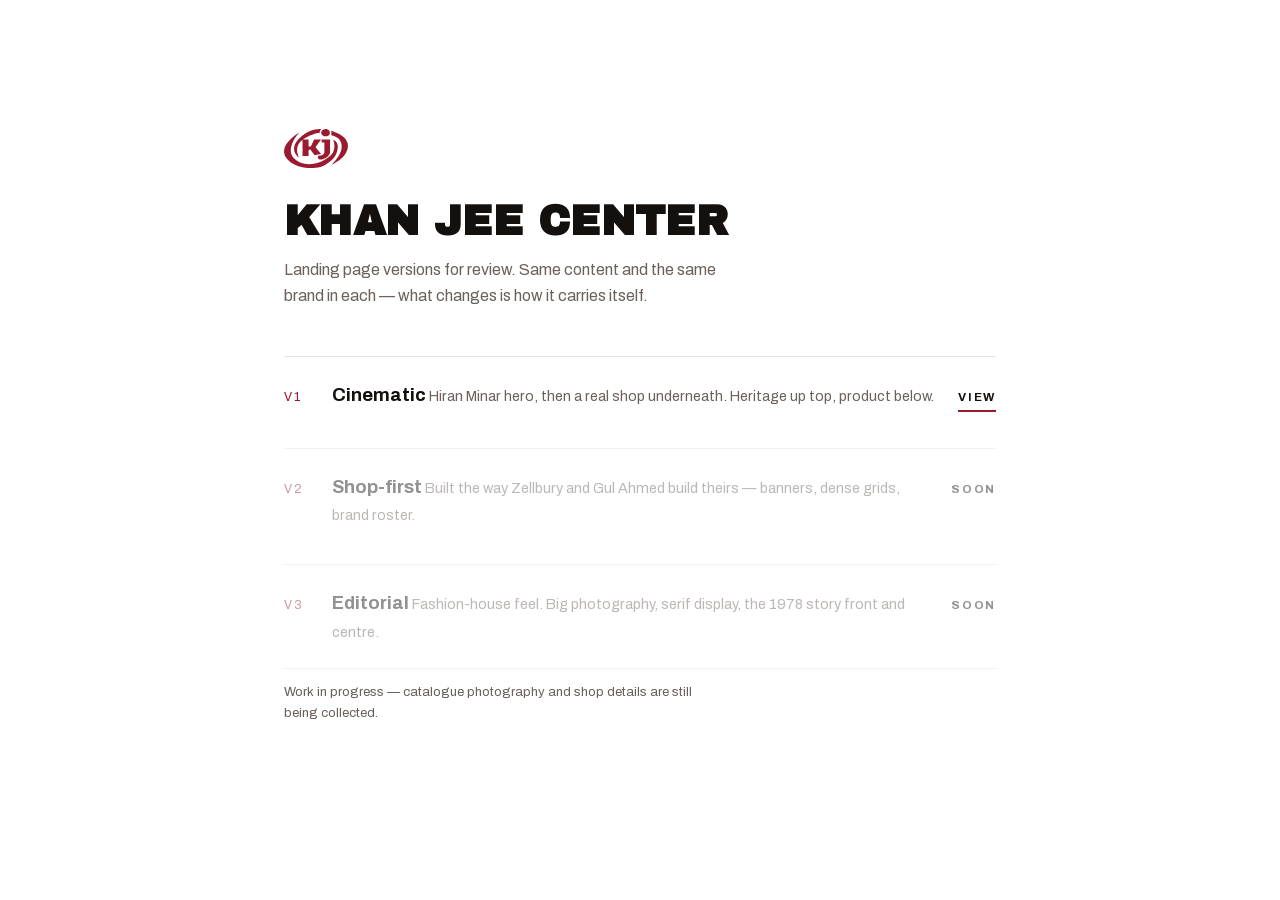
<file: index.html>
<!doctype html>
<html lang="en">
<head>
<meta charset="utf-8">
<meta name="viewport" content="width=device-width, initial-scale=1">
<title>Khan Jee Center — landing page versions</title>
<link rel="icon" type="image/svg+xml" href="assets/favicon.svg">
<link rel="stylesheet" href="assets/css/fonts.css">
<link rel="stylesheet" href="assets/css/tokens.css">
<link rel="stylesheet" href="assets/css/base.css">
<style>
  body { display: grid; place-items: center; min-height: 100svh; padding: var(--s6) 0; }
  .pick { width: 100%; max-width: 760px; padding-inline: var(--s5); }
  .pick > .mark { width: 64px; margin-bottom: var(--s5); }
  .pick h1 { font-family: var(--font-heavy); font-size: clamp(1.8rem,5vw,2.6rem); text-transform: uppercase; letter-spacing: .01em; }
  .pick > p { color: var(--muted); margin: var(--s3) 0 var(--s7); max-width: 52ch; }
  .vs { display: grid; gap: var(--s3); }
  .v {
    display: flex; align-items: baseline; gap: var(--s5);
    padding: var(--s5) 0; border-top: 1px solid var(--line);
    text-decoration: none; color: inherit;
  }
  .v:last-child { border-bottom: 1px solid var(--line); }
  .v__n { font-family: var(--font-mono); font-size: .78rem; letter-spacing: .18em; color: var(--red); flex: none; width: 3ch; }
  .v__b { flex: 1; min-width: 0; }
  .v__t { font-size: 1.15rem; font-weight: 700; }
  .v__d { font-size: .9rem; color: var(--muted); margin-top: 2px; }
  .v__go { font-size: .74rem; font-weight: 700; letter-spacing: .14em; text-transform: uppercase; flex: none; }
  .v[aria-disabled="true"] { pointer-events: none; opacity: .45; }
  .v:not([aria-disabled]) .v__go { border-bottom: 2px solid var(--red); padding-bottom: 3px; }
  .v:not([aria-disabled]):hover .v__t { color: var(--red); }
  .foot-note { margin-top: var(--s7); font-size: .82rem; color: var(--muted); }
</style>
</head>
<body>
<main class="pick">
  <span class="mark" aria-hidden="true"></span>
  <h1>Khan Jee Center</h1>
  <p>Landing page versions for review. Same content and the same brand in each &mdash;
     what changes is how it carries itself.</p>

  <div class="vs">
    <a class="v" href="v1/">
      <span class="v__n">V1</span>
      <span class="v__b">
        <span class="v__t">Cinematic</span>
        <span class="v__d">Hiran Minar hero, then a real shop underneath. Heritage up top, product below.</span>
      </span>
      <span class="v__go">View</span>
    </a>
    <a class="v" aria-disabled="true">
      <span class="v__n">V2</span>
      <span class="v__b">
        <span class="v__t">Shop-first</span>
        <span class="v__d">Built the way Zellbury and Gul Ahmed build theirs &mdash; banners, dense grids, brand roster.</span>
      </span>
      <span class="v__go">Soon</span>
    </a>
    <a class="v" aria-disabled="true">
      <span class="v__n">V3</span>
      <span class="v__b">
        <span class="v__t">Editorial</span>
        <span class="v__d">Fashion-house feel. Big photography, serif display, the 1978 story front and centre.</span>
      </span>
      <span class="v__go">Soon</span>
    </a>
  </div>

  <p class="foot-note">Work in progress &mdash; catalogue photography and shop details are still being collected.</p>
</main>
</body>
</html>
</file>
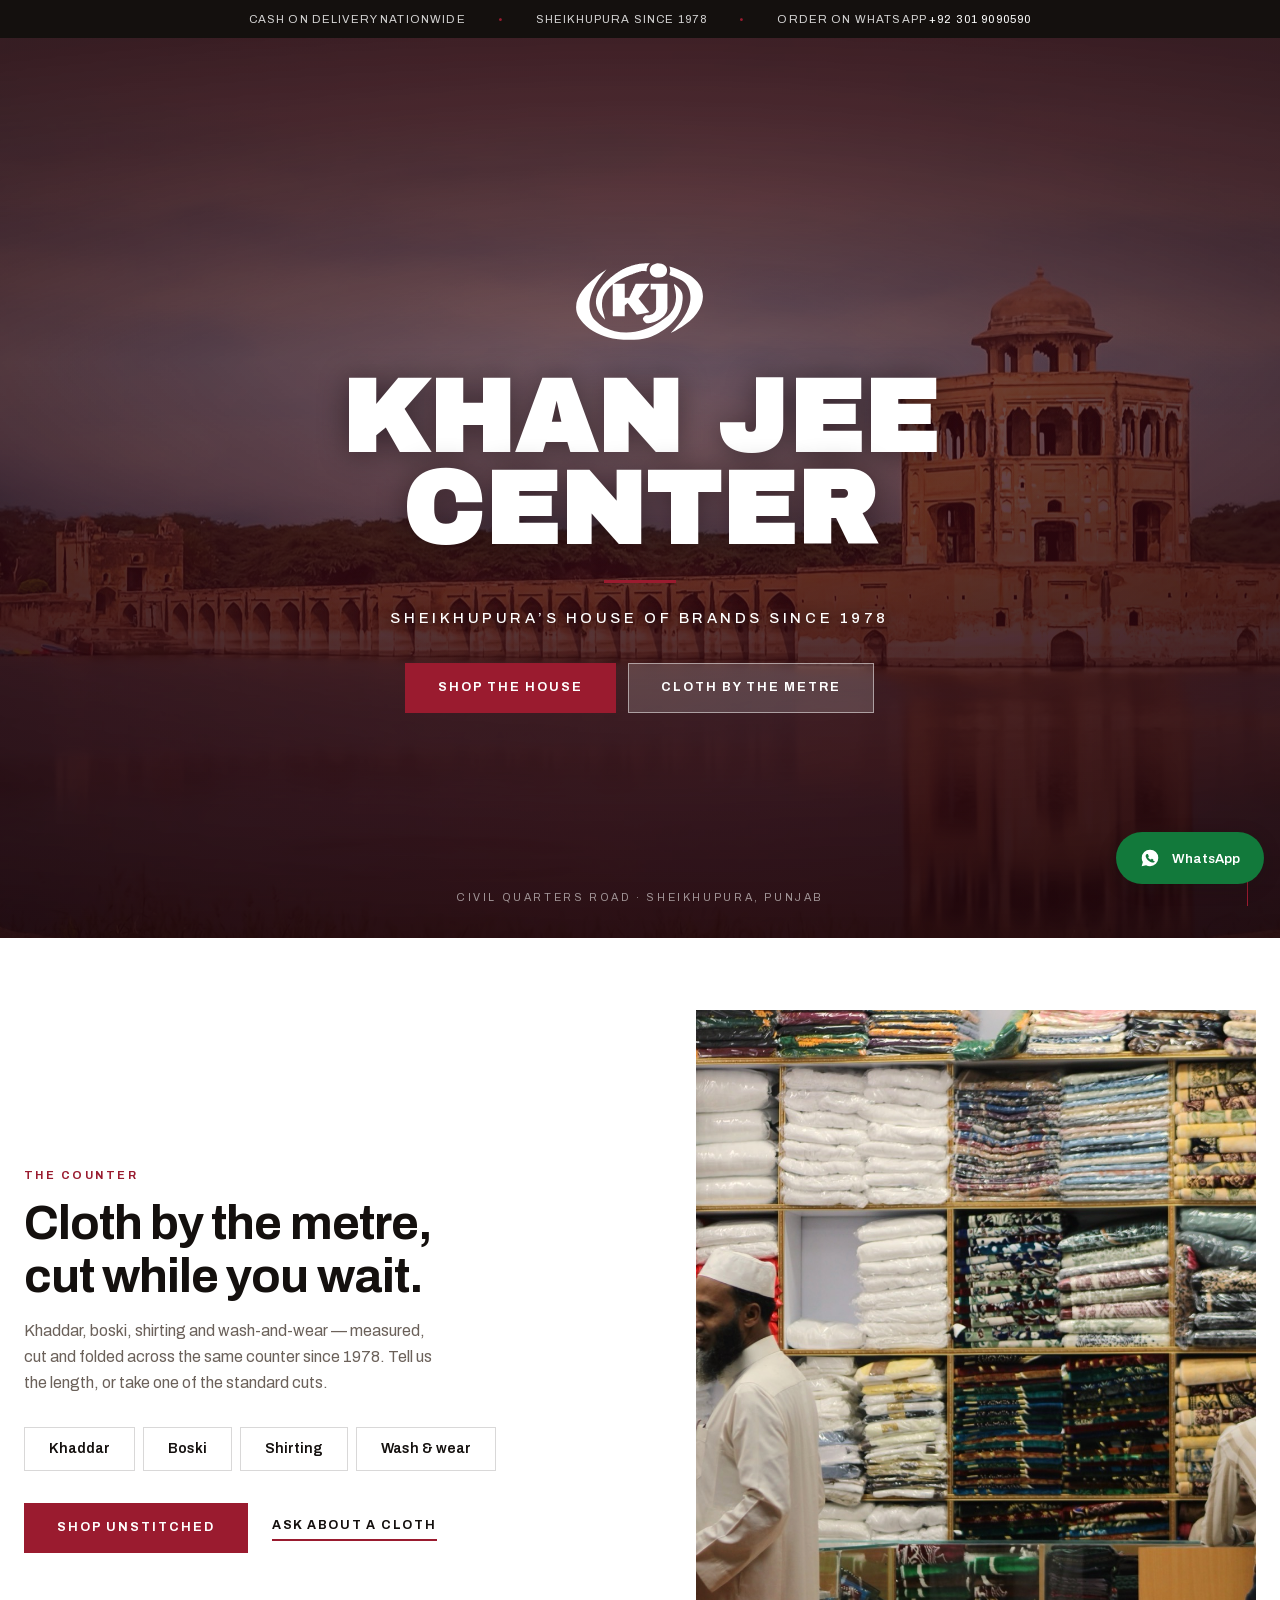
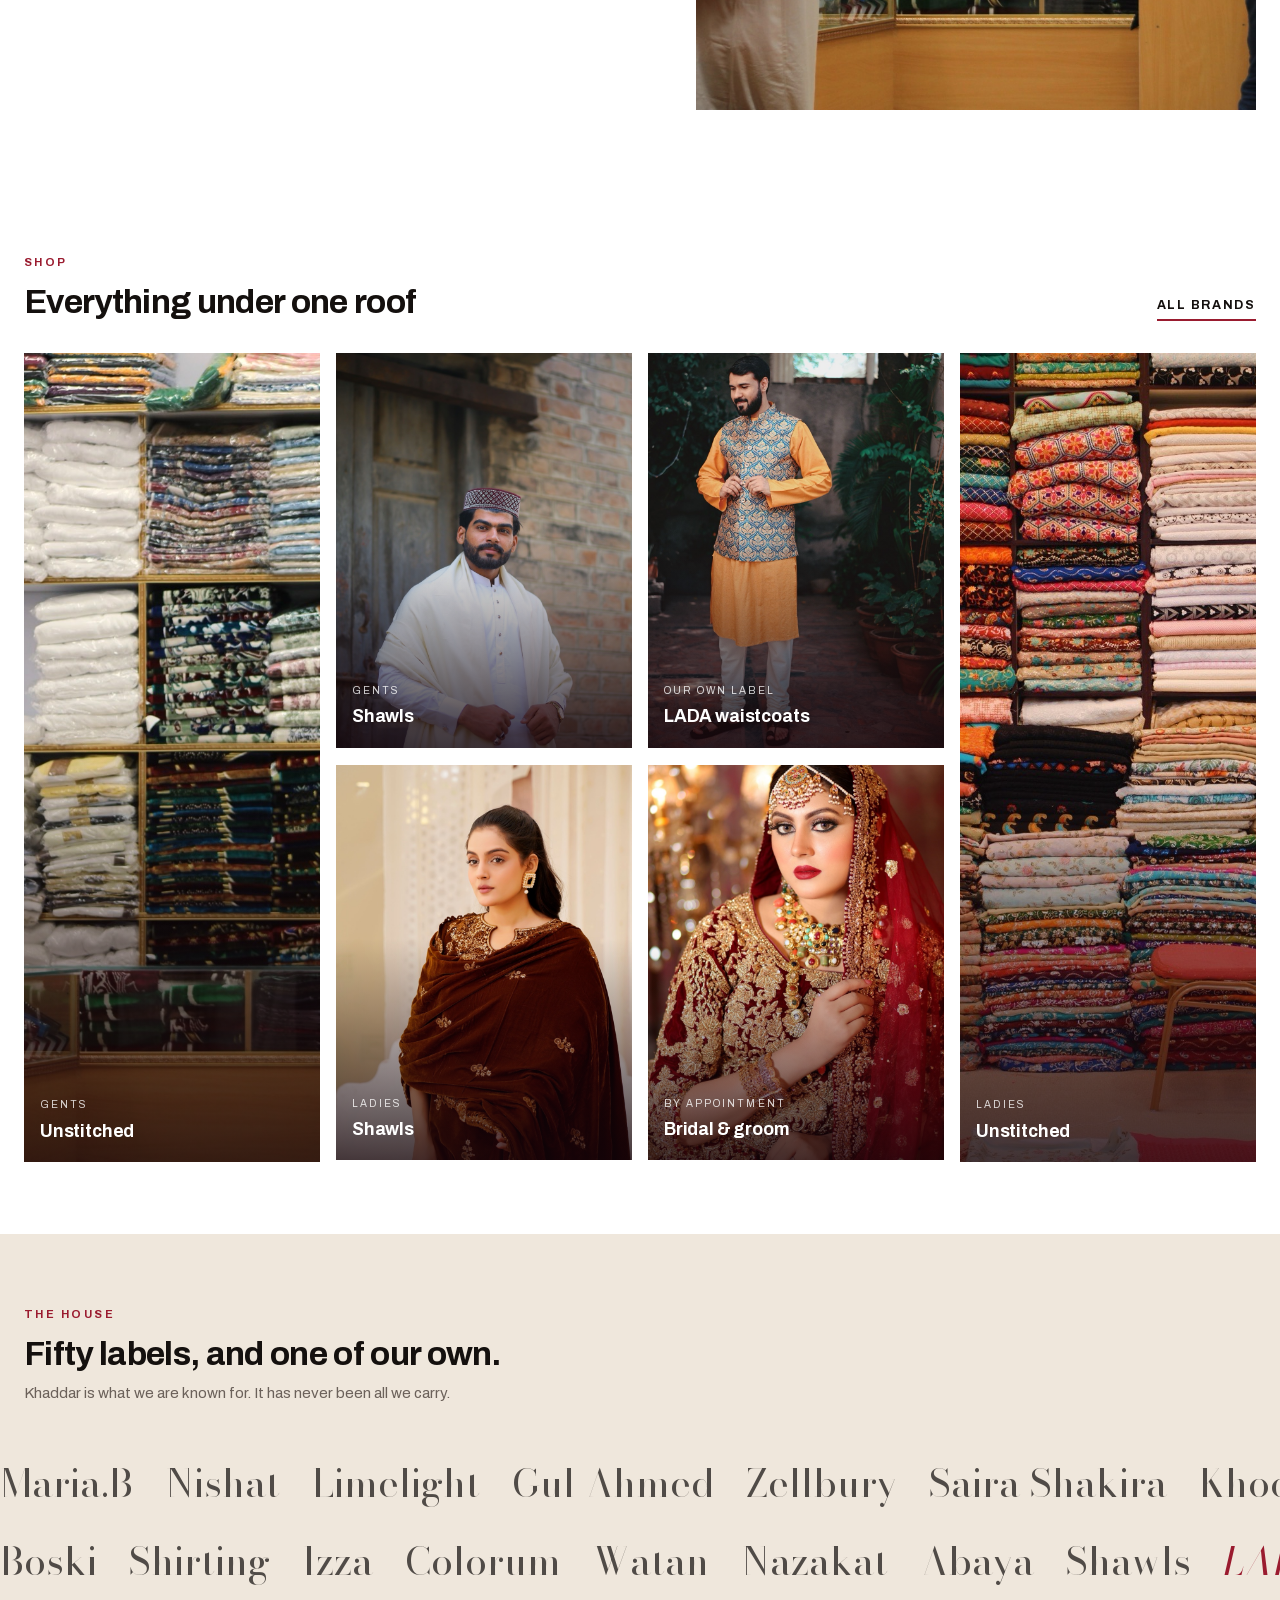
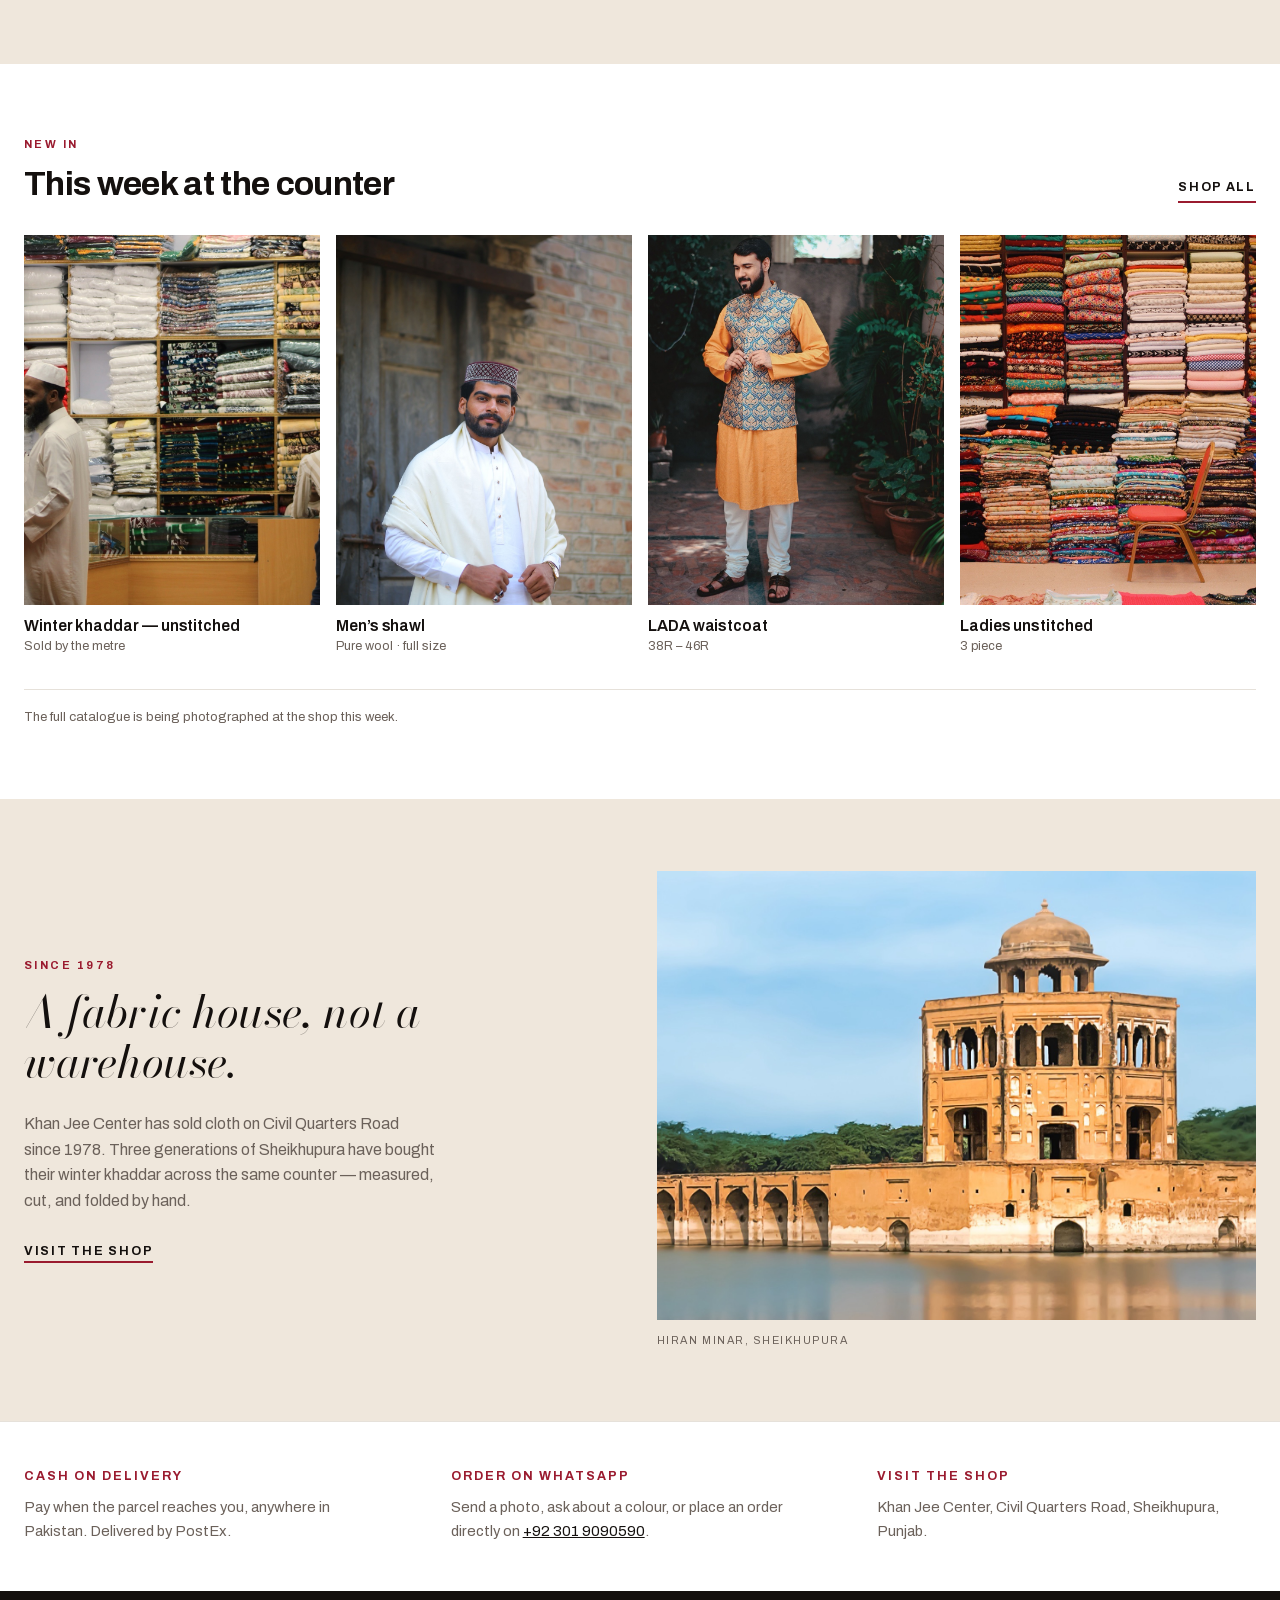
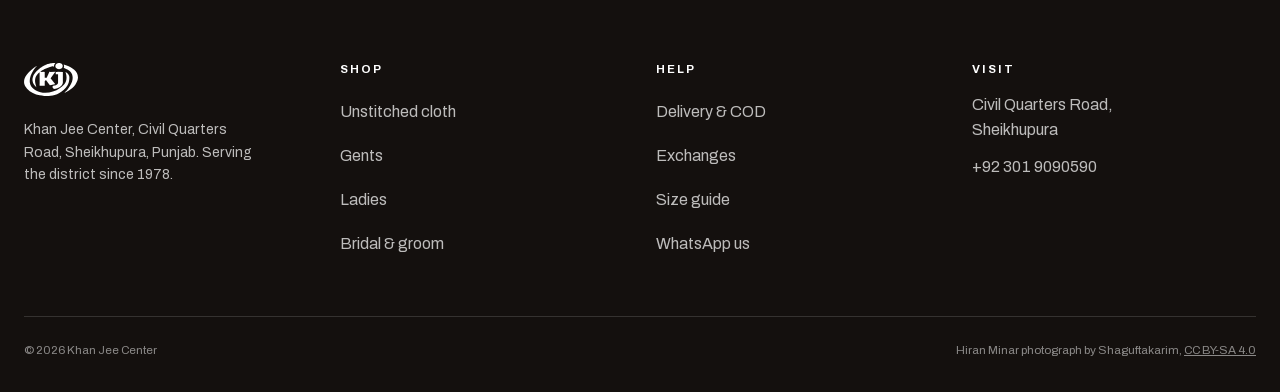
<file: v1/index.html>
<!doctype html>
<html lang="en">
<head>
<meta charset="utf-8">
<meta name="viewport" content="width=device-width, initial-scale=1">
<title>Khan Jee Center — Fabric &amp; Brand House, Sheikhupura since 1978</title>
<meta name="description" content="Fabric and ready-to-wear under one roof in Sheikhupura since 1978. Khaddar, boski, shirting, shawls, and Maria.B, Nishat, Limelight, Gul Ahmed, Zellbury and more. Cash on delivery nationwide.">
<link rel="icon" type="image/svg+xml" href="../assets/favicon.svg">
<link rel="preload" as="image" href="../assets/img/hero/hiran-minar-1280.jpg" fetchpriority="high">
<link rel="preload" as="font" type="font/woff2" crossorigin href="../assets/fonts/archivo-latin.woff2">
<link rel="preload" as="font" type="font/woff2" crossorigin href="../assets/fonts/archivo-black-latin.woff2">
<link rel="stylesheet" href="../assets/css/fonts.css">
<link rel="stylesheet" href="../assets/css/tokens.css">
<link rel="stylesheet" href="../assets/css/base.css">
<link rel="stylesheet" href="../assets/css/v1.css">
</head>
<body>

<a class="skip" href="#main">Skip to content</a>

<!-- Utility strip ------------------------------------------------------ -->
<div class="util">
  <div class="wrap util__in">
    <span>Cash on delivery nationwide</span>
    <span class="util__dot" aria-hidden="true">&bull;</span>
    <span>Sheikhupura since 1978</span>
    <span class="util__dot" aria-hidden="true">&bull;</span>
    <span>Order on WhatsApp <a class="num" href="https://wa.me/923019090590">+92 301 9090590</a></span>
  </div>
</div>

<!-- Header — slides in once the hero is past -------------------------- -->
<header class="hdr" data-header>
  <div class="wrap hdr__in">
    <a class="hdr__logo" href="#top">
      <span class="mark" aria-hidden="true"></span>
      <b>KHAN JEE CENTER</b>
    </a>
    <nav class="hdr__nav" data-nav aria-label="Main">
      <a href="#counter">Unstitched</a>
      <a href="#shop">Gents</a>
      <a href="#shop">Ladies</a>
      <a href="#brands">Brands</a>
      <a href="#visit">Visit</a>
    </nav>
    <div class="hdr__acts">
      <a class="iconbtn" href="#" aria-label="Search">
        <svg width="19" height="19" viewBox="0 0 24 24" fill="none" stroke="currentColor" stroke-width="1.7" aria-hidden="true"><circle cx="11" cy="11" r="7"/><path d="m20 20-3.5-3.5"/></svg>
      </a>
      <a class="iconbtn" href="#" aria-label="Cart, 0 items">
        <svg width="19" height="19" viewBox="0 0 24 24" fill="none" stroke="currentColor" stroke-width="1.7" aria-hidden="true"><path d="M6 2 3 6v14a2 2 0 0 0 2 2h14a2 2 0 0 0 2-2V6l-3-4Z"/><path d="M3 6h18"/><path d="M16 10a4 4 0 0 1-8 0"/></svg>
        <span class="num">0</span>
      </a>
      <button class="iconbtn burger" data-burger aria-expanded="false" aria-label="Menu">
        <span></span><span></span><span></span>
      </button>
    </div>
  </div>
</header>

<main id="main">

<!-- HERO --------------------------------------------------------------
     Hiran Minar, Sheikhupura's own monument. Ken Burns on the image,
     a warm maroon scrim so the shadows stay red instead of going grey,
     and the whole block drifts up and fades as you scroll off it. -->
<section class="hero" id="top" data-hero>
  <div class="hero__media">
    <img src="../assets/img/hero/hiran-minar-2560.jpg"
         srcset="../assets/img/hero/hiran-minar-1280.jpg 1280w, ../assets/img/hero/hiran-minar-2560.jpg 2560w"
         sizes="100vw" alt="Hiran Minar, Sheikhupura" width="2560" height="1810" fetchpriority="high">
  </div>
  <div class="hero__scrim" aria-hidden="true"></div>

  <div class="hero__inner">
    <span class="mark mark--light hero__mark" aria-hidden="true"></span>
    <h1 class="hero__word">Khan&nbsp;Jee<br>Center</h1>
    <div class="hero__rule" aria-hidden="true"></div>
    <p class="hero__tag">Sheikhupura&rsquo;s house of brands since 1978</p>
    <div class="hero__cta">
      <a class="btn btn--red" href="#shop">Shop the house</a>
      <a class="btn btn--glass" href="#counter">Cloth by the metre</a>
    </div>
  </div>

  <p class="hero__since num">Civil Quarters Road &middot; Sheikhupura, Punjab</p>
  <span class="hero__cue" aria-hidden="true"></span>
</section>

<!-- THE COUNTER ------------------------------------------------------
     Cloth sold by the metre. Khaddar is ONE of the cloths on this
     counter, not the identity of the shop — boski, shirting and the
     rest sit beside it. No cut calculator here: lengths get pre-set
     as Shopify variants once the client confirms them. -->
<section class="sec counter" id="counter">
  <div class="wrap">
    <div class="counter__grid">
      <div class="counter__copy" data-reveal>
        <p class="kicker">The counter</p>
        <h2 class="counter__title">Cloth by the metre, cut while you wait.</h2>
        <p class="counter__lede">
          Khaddar, boski, shirting and wash-and-wear &mdash; measured, cut and
          folded across the same counter since 1978. Tell us the length, or
          take one of the standard cuts.
        </p>

        <ul class="cloths">
          <li><a href="#shop">Khaddar</a></li>
          <li><a href="#shop">Boski</a></li>
          <li><a href="#shop">Shirting</a></li>
          <li><a href="#shop">Wash &amp; wear</a></li>
        </ul>

        <div class="counter__cta">
          <a class="btn btn--red" href="#shop">Shop unstitched</a>
          <a class="link-more" href="https://wa.me/923019090590">Ask about a cloth</a>
        </div>
      </div>

      <figure class="counter__shot" data-reveal style="--d:120ms">
        <img src="../assets/img/categories/men-unstitched.jpg" alt="Unstitched cloth on the counter" width="1000" height="1250" loading="lazy" decoding="async">
      </figure>
    </div>
  </div>
</section>

<!-- SHOP — category tiles -------------------------------------------- -->
<section class="sec shop" id="shop">
  <div class="wrap">
    <div class="sec__head" data-reveal>
      <div>
        <p class="kicker">Shop</p>
        <h2 class="sec__title">Everything under one roof</h2>
      </div>
      <a class="link-more" href="#brands">All brands</a>
    </div>

    <div class="tiles">
      <a class="tile tile--tall" href="#shop" data-reveal>
        <img src="../assets/img/categories/men-unstitched.jpg" alt="" width="1000" height="1250" loading="lazy" decoding="async">
        <span class="tile__body"><span class="tile__k">Gents</span><span class="tile__n">Unstitched</span></span>
      </a>
      <a class="tile" href="#shop" data-reveal style="--d:80ms">
        <img src="../assets/img/categories/men-shawls.jpg" alt="" width="1000" height="1250" loading="lazy" decoding="async">
        <span class="tile__body"><span class="tile__k">Gents</span><span class="tile__n">Shawls</span></span>
      </a>
      <a class="tile" href="#shop" data-reveal style="--d:160ms">
        <img src="../assets/img/categories/lada-waistcoats.jpg" alt="" width="1000" height="1250" loading="lazy" decoding="async">
        <span class="tile__body"><span class="tile__k">Our own label</span><span class="tile__n">LADA waistcoats</span></span>
      </a>
      <a class="tile tile--tall" href="#shop" data-reveal style="--d:240ms">
        <img src="../assets/img/categories/women-unstitched.jpg" alt="" width="1000" height="1250" loading="lazy" decoding="async">
        <span class="tile__body"><span class="tile__k">Ladies</span><span class="tile__n">Unstitched</span></span>
      </a>
      <a class="tile" href="#shop" data-reveal style="--d:320ms">
        <img src="../assets/img/categories/women-shawls.jpg" alt="" width="1000" height="1250" loading="lazy" decoding="async">
        <span class="tile__body"><span class="tile__k">Ladies</span><span class="tile__n">Shawls</span></span>
      </a>
      <a class="tile" href="#bridal" data-reveal style="--d:400ms">
        <img src="../assets/img/categories/bridal.jpg" alt="" width="1000" height="1250" loading="lazy" decoding="async">
        <span class="tile__body"><span class="tile__k">By appointment</span><span class="tile__n">Bridal &amp; groom</span></span>
      </a>
    </div>
  </div>
</section>

<!-- BRANDS ------------------------------------------------------------
     The roster is the credibility. These are recognised names and the
     shop carries all of them — set as a proper marquee wall, not a list.
     Plain text: no supplier logo appears until image rights are agreed. -->
<section class="brands" id="brands">
  <div class="wrap">
    <div class="sec__head brands__head" data-reveal>
      <div>
        <p class="kicker">The house</p>
        <h2 class="sec__title">Fifty labels, and one of our own.</h2>
        <p class="sec__sub">Khaddar is what we are known for. It has never been all we carry.</p>
      </div>
    </div>
  </div>

  <div class="marquee" aria-label="Brands stocked at Khan Jee Center">
    <div class="marquee__row">
      <span>Maria.B</span><span>Nishat</span><span>Limelight</span><span>Gul&nbsp;Ahmed</span>
      <span>Zellbury</span><span>Saira&nbsp;Shakira</span><span>Khoobsoorat</span><span>Shaista</span>
      <span>Nur&eacute;h</span><span>Razab</span><span>Grace</span><span>Pasha</span>
      <span>Dynasty</span><span>Asco</span><span>Narkin&rsquo;s</span><span>Mahees</span>
      <span aria-hidden="true">Maria.B</span><span aria-hidden="true">Nishat</span><span aria-hidden="true">Limelight</span><span aria-hidden="true">Gul&nbsp;Ahmed</span>
      <span aria-hidden="true">Zellbury</span><span aria-hidden="true">Saira&nbsp;Shakira</span><span aria-hidden="true">Khoobsoorat</span><span aria-hidden="true">Shaista</span>
      <span aria-hidden="true">Nur&eacute;h</span><span aria-hidden="true">Razab</span><span aria-hidden="true">Grace</span><span aria-hidden="true">Pasha</span>
      <span aria-hidden="true">Dynasty</span><span aria-hidden="true">Asco</span><span aria-hidden="true">Narkin&rsquo;s</span><span aria-hidden="true">Mahees</span>
    </div>
    <div class="marquee__row marquee__row--rev">
      <span>Boski</span><span>Shirting</span><span>Izza</span><span>Colorum</span>
      <span>Watan</span><span>Nazakat</span><span>Abaya</span><span>Shawls</span>
      <span class="is-own">LADA &mdash; our own</span>
      <span aria-hidden="true">Boski</span><span aria-hidden="true">Shirting</span><span aria-hidden="true">Izza</span><span aria-hidden="true">Colorum</span>
      <span aria-hidden="true">Watan</span><span aria-hidden="true">Nazakat</span><span aria-hidden="true">Abaya</span><span aria-hidden="true">Shawls</span>
      <span class="is-own" aria-hidden="true">LADA &mdash; our own</span>
    </div>
  </div>
</section>

<!-- NEW IN ------------------------------------------------------------ -->
<section class="sec new" id="new">
  <div class="wrap">
    <div class="sec__head" data-reveal>
      <div>
        <p class="kicker">New in</p>
        <h2 class="sec__title">This week at the counter</h2>
      </div>
      <a class="link-more" href="#shop">Shop all</a>
    </div>

    <div class="row">
      <article class="card" data-reveal>
        <a class="card__img" href="#shop"><img src="../assets/img/categories/men-unstitched.jpg" alt="Winter khaddar, unstitched" width="1000" height="1250" loading="lazy" decoding="async"></a>
        <h3 class="card__n"><a href="#shop">Winter khaddar &mdash; unstitched</a></h3>
        <p class="card__m num">Sold by the metre</p>
      </article>
      <article class="card" data-reveal style="--d:80ms">
        <a class="card__img" href="#shop"><img src="../assets/img/categories/men-shawls.jpg" alt="Men's shawl" width="1000" height="1250" loading="lazy" decoding="async"></a>
        <h3 class="card__n"><a href="#shop">Men&rsquo;s shawl</a></h3>
        <p class="card__m num">Pure wool &middot; full size</p>
      </article>
      <article class="card" data-reveal style="--d:160ms">
        <a class="card__img" href="#shop"><img src="../assets/img/categories/lada-waistcoats.jpg" alt="LADA waistcoat" width="1000" height="1250" loading="lazy" decoding="async"></a>
        <h3 class="card__n"><a href="#shop">LADA waistcoat</a></h3>
        <p class="card__m num">38R &ndash; 46R</p>
      </article>
      <article class="card" data-reveal style="--d:240ms">
        <a class="card__img" href="#shop"><img src="../assets/img/categories/women-unstitched.jpg" alt="Ladies unstitched" width="1000" height="1250" loading="lazy" decoding="async"></a>
        <h3 class="card__n"><a href="#shop">Ladies unstitched</a></h3>
        <p class="card__m num">3 piece</p>
      </article>
    </div>

    <p class="note" data-reveal>The full catalogue is being photographed at the shop this week.</p>
  </div>
</section>

<!-- HERITAGE ---------------------------------------------------------- -->
<section class="heritage" id="about">
  <div class="wrap heritage__in">
    <div data-reveal>
      <p class="kicker">Since 1978</p>
      <blockquote class="heritage__q">A fabric house, not a warehouse.</blockquote>
      <p class="heritage__p">
        Khan Jee Center has sold cloth on Civil Quarters Road since 1978. Three
        generations of Sheikhupura have bought their winter khaddar across the
        same counter &mdash; measured, cut, and folded by hand.
      </p>
      <a class="link-more" href="#visit">Visit the shop</a>
    </div>
    <figure class="heritage__shot" data-reveal style="--d:120ms">
      <img src="../assets/img/hero/hiran-minar-arch-1400.jpg" alt="Hiran Minar, Sheikhupura" width="1400" height="990" loading="lazy" decoding="async">
      <figcaption>Hiran Minar, Sheikhupura</figcaption>
    </figure>
  </div>
</section>

<!-- SERVICE ----------------------------------------------------------- -->
<section class="sec--tight service" id="visit">
  <div class="wrap service__grid">
    <div data-reveal>
      <h3 class="service__t">Cash on delivery</h3>
      <p>Pay when the parcel reaches you, anywhere in Pakistan. Delivered by PostEx.</p>
    </div>
    <div data-reveal style="--d:80ms">
      <h3 class="service__t">Order on WhatsApp</h3>
      <p>Send a photo, ask about a colour, or place an order directly on <a class="num" href="https://wa.me/923019090590">+92&nbsp;301&nbsp;9090590</a>.</p>
    </div>
    <div data-reveal style="--d:160ms">
      <h3 class="service__t">Visit the shop</h3>
      <p>Khan Jee Center, Civil Quarters Road, Sheikhupura, Punjab.</p>
    </div>
  </div>
</section>

</main>

<footer class="foot">
  <div class="wrap">
    <div class="foot__grid">
      <div>
        <span class="mark mark--light" aria-hidden="true"></span>
        <p style="max-width:30ch;font-size:.88rem">Khan Jee Center, Civil Quarters Road, Sheikhupura, Punjab. Serving the district since 1978.</p>
      </div>
      <div>
        <h4>Shop</h4>
        <ul>
          <li><a href="#counter">Unstitched cloth</a></li>
          <li><a href="#shop">Gents</a></li>
          <li><a href="#shop">Ladies</a></li>
          <li><a href="#bridal">Bridal &amp; groom</a></li>
        </ul>
      </div>
      <div>
        <h4>Help</h4>
        <ul>
          <li><a href="#visit">Delivery &amp; COD</a></li>
          <li><a href="#visit">Exchanges</a></li>
          <li><a href="#visit">Size guide</a></li>
          <li><a href="https://wa.me/923019090590">WhatsApp us</a></li>
        </ul>
      </div>
      <div>
        <h4>Visit</h4>
        <ul>
          <li><a href="#visit">Civil Quarters Road,<br>Sheikhupura</a></li>
          <li><a class="num" href="https://wa.me/923019090590">+92 301 9090590</a></li>
        </ul>
      </div>
    </div>
    <div class="foot__legal">
      <span>&copy; 2026 Khan Jee Center</span>
      <span>Hiran Minar photograph by Shaguftakarim, <a href="https://creativecommons.org/licenses/by-sa/4.0/" rel="license noopener" target="_blank">CC BY-SA 4.0</a></span>
    </div>
  </div>
</footer>

<a class="wa" href="https://wa.me/923019090590" aria-label="Message Khan Jee Center on WhatsApp">
  <svg viewBox="0 0 24 24" fill="currentColor" aria-hidden="true"><path d="M12.04 2A9.9 9.9 0 0 0 2.1 11.9c0 1.75.46 3.45 1.32 4.95L2 22l5.3-1.38a9.9 9.9 0 0 0 4.74 1.2h.01a9.9 9.9 0 0 0 9.9-9.9A9.9 9.9 0 0 0 12.04 2Zm5.8 14.06c-.24.68-1.4 1.3-1.94 1.34-.5.05-.98.23-3.3-.69-2.78-1.1-4.55-3.94-4.69-4.13-.13-.19-1.12-1.49-1.12-2.84 0-1.35.7-2.02.96-2.29a1 1 0 0 1 .72-.34h.52c.17 0 .39-.06.6.46.24.58.8 2 .87 2.14.07.14.12.31.02.5-.42.83-.87.8-.65 1.17.83 1.38 1.76 1.86 2.98 2.47.19.1.3.08.41-.05.12-.14.48-.56.6-.75.13-.19.25-.16.42-.1.17.07 1.1.52 1.29.61.19.1.31.14.36.22.05.09.05.5-.19 1.18Z"/></svg>
  <span>WhatsApp</span>
</a>

<script type="application/ld+json">
{"@context":"https://schema.org","@type":"ClothingStore","name":"Khan Jee Center","foundingDate":"1978",
"address":{"@type":"PostalAddress","streetAddress":"Civil Quarters Road","addressLocality":"Sheikhupura","addressRegion":"Punjab","addressCountry":"PK"},
"telephone":"+923019090590","url":"https://khanjeecenter.com","currenciesAccepted":"PKR","paymentAccepted":"Cash on Delivery"}
</script>

<script src="../assets/js/site.js" defer></script>
</body>
</html>
</file>
<file: assets/css/fonts.css>
/* ============================================================
   Self-hosted webfonts.

   No Google Fonts request at runtime: the type renders identically
   on every device and survives a slow, blocked or down CDN. Latin
   and Latin-Extended subsets only. 256 KB total, served from the
   same origin as the page.
   ============================================================ */

@font-face {
  font-family: 'Archivo';
  font-style: normal;
  font-weight: 100 900;
  font-display: swap;
  src: url('../fonts/archivo-latin-ext.woff2') format('woff2');
  unicode-range: U+0100-02BA, U+02BD-02C5, U+02C7-02CC, U+02CE-02D7, U+02DD-02FF, U+0304, U+0308, U+0329, U+1D00-1DBF, U+1E00-1E9F, U+1EF2-1EFF, U+2020, U+20A0-20AB, U+20AD-20C0, U+2113, U+2C60-2C7F, U+A720-A7FF;
}
@font-face {
  font-family: 'Archivo';
  font-style: normal;
  font-weight: 100 900;
  font-display: swap;
  src: url('../fonts/archivo-latin.woff2') format('woff2');
  unicode-range: U+0000-00FF, U+0131, U+0152-0153, U+02BB-02BC, U+02C6, U+02DA, U+02DC, U+0304, U+0308, U+0329, U+2000-206F, U+20AC, U+2122, U+2191, U+2193, U+2212, U+2215, U+FEFF, U+FFFD;
}
@font-face {
  font-family: 'Archivo Black';
  font-style: normal;
  font-weight: 400;
  font-display: swap;
  src: url('../fonts/archivo-black-latin-ext.woff2') format('woff2');
  unicode-range: U+0100-02BA, U+02BD-02C5, U+02C7-02CC, U+02CE-02D7, U+02DD-02FF, U+0304, U+0308, U+0329, U+1D00-1DBF, U+1E00-1E9F, U+1EF2-1EFF, U+2020, U+20A0-20AB, U+20AD-20C0, U+2113, U+2C60-2C7F, U+A720-A7FF;
}
@font-face {
  font-family: 'Archivo Black';
  font-style: normal;
  font-weight: 400;
  font-display: swap;
  src: url('../fonts/archivo-black-latin.woff2') format('woff2');
  unicode-range: U+0000-00FF, U+0131, U+0152-0153, U+02BB-02BC, U+02C6, U+02DA, U+02DC, U+0304, U+0308, U+0329, U+2000-206F, U+20AC, U+2122, U+2191, U+2193, U+2212, U+2215, U+FEFF, U+FFFD;
}
@font-face {
  font-family: 'Bodoni Moda';
  font-style: italic;
  font-weight: 400 900;
  font-display: swap;
  src: url('../fonts/bodoni-moda-italic-latin-ext.woff2') format('woff2');
  unicode-range: U+0100-02BA, U+02BD-02C5, U+02C7-02CC, U+02CE-02D7, U+02DD-02FF, U+0304, U+0308, U+0329, U+1D00-1DBF, U+1E00-1E9F, U+1EF2-1EFF, U+2020, U+20A0-20AB, U+20AD-20C0, U+2113, U+2C60-2C7F, U+A720-A7FF;
}
@font-face {
  font-family: 'Bodoni Moda';
  font-style: italic;
  font-weight: 400 900;
  font-display: swap;
  src: url('../fonts/bodoni-moda-italic-latin.woff2') format('woff2');
  unicode-range: U+0000-00FF, U+0131, U+0152-0153, U+02BB-02BC, U+02C6, U+02DA, U+02DC, U+0304, U+0308, U+0329, U+2000-206F, U+20AC, U+2122, U+2191, U+2193, U+2212, U+2215, U+FEFF, U+FFFD;
}
@font-face {
  font-family: 'Bodoni Moda';
  font-style: normal;
  font-weight: 400 900;
  font-display: swap;
  src: url('../fonts/bodoni-moda-latin-ext.woff2') format('woff2');
  unicode-range: U+0100-02BA, U+02BD-02C5, U+02C7-02CC, U+02CE-02D7, U+02DD-02FF, U+0304, U+0308, U+0329, U+1D00-1DBF, U+1E00-1E9F, U+1EF2-1EFF, U+2020, U+20A0-20AB, U+20AD-20C0, U+2113, U+2C60-2C7F, U+A720-A7FF;
}
@font-face {
  font-family: 'Bodoni Moda';
  font-style: normal;
  font-weight: 400 900;
  font-display: swap;
  src: url('../fonts/bodoni-moda-latin.woff2') format('woff2');
  unicode-range: U+0000-00FF, U+0131, U+0152-0153, U+02BB-02BC, U+02C6, U+02DA, U+02DC, U+0304, U+0308, U+0329, U+2000-206F, U+20AC, U+2122, U+2191, U+2193, U+2212, U+2215, U+FEFF, U+FFFD;
}
@font-face {
  font-family: 'Italianno';
  font-style: normal;
  font-weight: 400;
  font-display: swap;
  src: url('../fonts/italianno-latin-ext.woff2') format('woff2');
  unicode-range: U+0100-02BA, U+02BD-02C5, U+02C7-02CC, U+02CE-02D7, U+02DD-02FF, U+0304, U+0308, U+0329, U+1D00-1DBF, U+1E00-1E9F, U+1EF2-1EFF, U+2020, U+20A0-20AB, U+20AD-20C0, U+2113, U+2C60-2C7F, U+A720-A7FF;
}
@font-face {
  font-family: 'Italianno';
  font-style: normal;
  font-weight: 400;
  font-display: swap;
  src: url('../fonts/italianno-latin.woff2') format('woff2');
  unicode-range: U+0000-00FF, U+0131, U+0152-0153, U+02BB-02BC, U+02C6, U+02DA, U+02DC, U+0304, U+0308, U+0329, U+2000-206F, U+20AC, U+2122, U+2191, U+2193, U+2212, U+2215, U+FEFF, U+FFFD;
}

/* ---- Montserrat ----
   Maria.B's site is a single-typeface site: --font-body-family and
   --font-heading-family both resolve to "Montserrat", sans-serif, body
   at weight 300 and headings at 500. (The Assistant faces it also loads
   are a Dawn leftover, overridden by those variables.) Self-hosted here
   rather than pulled from Google, for the same reason as every other
   face in this file — the type has to be identical on every device, and
   a third-party font host is one more thing that can fail.

   One variable file per subset covers 100-900, so all the weights the
   theme uses cost two requests, not eight. */
@font-face {
  font-family: 'Montserrat';
  font-style: normal;
  font-weight: 100 900;
  font-display: swap;
  src: url('../fonts/montserrat-latin-ext.woff2') format('woff2');
  unicode-range: U+0100-02BA,U+02BD-02C5,U+02C7-02CC,U+02CE-02D7,U+02DD-02FF,U+0304,U+0308,U+0329,U+1D00-1DBF,U+1E00-1E9F,U+1EF2-1EFF,U+2020,U+20A0-20AB,U+20AD-20C0,U+2113,U+2C60-2C7F,U+A720-A7FF;
}
@font-face {
  font-family: 'Montserrat';
  font-style: normal;
  font-weight: 100 900;
  font-display: swap;
  src: url('../fonts/montserrat-latin.woff2') format('woff2');
  unicode-range: U+0000-00FF,U+0131,U+0152-0153,U+02BB-02BC,U+02C6,U+02DA,U+02DC,U+0304,U+0308,U+0329,U+2000-206F,U+20AC,U+2122,U+2191,U+2193,U+2212,U+2215,U+FEFF,U+FFFD;
}
@font-face {
  font-family: 'Montserrat';
  font-style: italic;
  font-weight: 100 900;
  font-display: swap;
  src: url('../fonts/montserrat-italic-latin-ext.woff2') format('woff2');
  unicode-range: U+0100-02BA,U+02BD-02C5,U+02C7-02CC,U+02CE-02D7,U+02DD-02FF,U+0304,U+0308,U+0329,U+1D00-1DBF,U+1E00-1E9F,U+1EF2-1EFF,U+2020,U+20A0-20AB,U+20AD-20C0,U+2113,U+2C60-2C7F,U+A720-A7FF;
}
@font-face {
  font-family: 'Montserrat';
  font-style: italic;
  font-weight: 100 900;
  font-display: swap;
  src: url('../fonts/montserrat-italic-latin.woff2') format('woff2');
  unicode-range: U+0000-00FF,U+0131,U+0152-0153,U+02BB-02BC,U+02C6,U+02DA,U+02DC,U+0304,U+0308,U+0329,U+2000-206F,U+20AC,U+2122,U+2191,U+2193,U+2212,U+2215,U+FEFF,U+FFFD;
}
</file>
<file: assets/css/tokens.css>
/* ============================================================
   Khan Jee Center — design tokens

   Red is the brand. It is the colour of the client's own logo and
   the register the first concept was built in; everything else
   here is chosen to sit under it. The palette runs warm end to
   end — no cool greys anywhere, because a grey next to sandstone
   reads as dirt.
   ============================================================ */
:root {
  /* Brand ------------------------------------------------- */
  --red:        #9A1B2F;  /* royal red — deep, not fire-engine. The logo. */
  --red-deep:   #6E1222;  /* pressed states, deep scrim stops */
  --red-ink:    #4A0C17;  /* red-black, for type that must not be flat black */
  --gold:       #C6A15B;  /* the waistcoat hardware. Used sparingly. */
  --gold-deep:  #8A6320;  /* gold that passes AA as text on light */

  /* Grounds -----------------------------------------------
     White below the fold, deliberately. Every brand this shop
     actually stocks — Gul Ahmed, Maria B, Zellbury, Limelight —
     runs a white homepage and lets the garment photography carry
     the page. A cream editorial ground reads as a magazine, not a
     shop, and this is a shop. Sand is kept for the one heritage
     band, where it earns its place. */
  --paper:      #FFFFFF;  /* the shop. Product photography ground. */
  --sand:       #EFE7DC;  /* Hiran Minar sandstone — heritage band only */
  --sand-lift:  #F7F2EA;
  --line:       #E6E1DA;
  --ink:        #14100E;  /* warm black — never #000 */
  --muted:      #6B615A;

  /* Derived — tinted from the above, never a flat rgba(0,0,0) */
  --ink-08:     rgba(20,16,14,.08);
  --ink-16:     rgba(20,16,14,.16);
  --red-08:     rgba(154,27,47,.08);
  --paper-72:   rgba(247,242,234,.86);

  /* Type -------------------------------------------------- */
  /* Bodoni Moda: a Didone, anchored to the client's own catalogues,
     not a default "tasteful" serif. Archivo Black echoes the heavy
     grotesque of the KHAN JEE wordmark. Italianno for the LADA
     script lockup only. Figures are Archivo with tabular numerals. */
  /* Archivo does the work. The market runs Montserrat / Roboto /
     Cabin — plain workhorse grotesques — and a Didone everywhere
     would fight the product photography instead of serving it.
     Bodoni is kept, but only for the heritage band's pull quote. */
  --font-display: 'Bodoni Moda', 'Didot', 'Times New Roman', serif;
  --font-ui:      'Archivo', 'Helvetica Neue', Arial, sans-serif;
  --font-heavy:   'Archivo Black', 'Archivo', Impact, sans-serif;
  --font-script:  'Italianno', 'Snell Roundhand', cursive;
  /* No monospace anywhere. A mono face on prices and measurements reads
     as a spec sheet, and none of the brands this shop stocks use one —
     Zellbury, Maria B, Gul Ahmed and Limelight all set figures in their
     body sans. Archivo has proper tabular figures, so columns still
     line up without the typewriter connotation. */

  /* Spacing — one scale, used everywhere */
  --s1: .25rem; --s2: .5rem;  --s3: .75rem; --s4: 1rem;
  --s5: 1.5rem; --s6: 2rem;   --s7: 3rem;   --s8: 4.5rem;
  --s9: 7rem;   --s10: 10rem;

  /* Sharp corners are the deliberate choice — editorial, not the
     default rounded-everything look. */
  --radius: 0px;
  --measure: 62ch;
  --wrap: 1280px;
  --ease: cubic-bezier(.22,.61,.36,1);
}

@media (max-width: 640px) {
  :root { --s6: 1.5rem; --s7: 2rem; --s8: 2.75rem; --s9: 3.5rem; --s10: 4.5rem; }
}
</file>
<file: assets/css/base.css>
/* ============================================================
   Khan Jee Center — base
   White shop ground, warm black type, red accent. Photography
   carries the page; type stays out of its way.
   ============================================================ */

*, *::before, *::after { box-sizing: border-box; }
html { -webkit-text-size-adjust: 100%; scroll-behavior: smooth; }
@media (prefers-reduced-motion: reduce) { html { scroll-behavior: auto; } }

body {
  margin: 0;
  background: var(--paper);
  color: var(--ink);
  font-family: var(--font-ui);
  font-size: 16px;
  line-height: 1.6;
  -webkit-font-smoothing: antialiased;
  overflow-x: hidden;
}

img, svg { display: block; max-width: 100%; }
img { height: auto; }
a { color: inherit; }

h1, h2, h3, h4 { margin: 0; font-weight: 700; line-height: 1.1; letter-spacing: -.02em; }
p { margin: 0; }
ul { margin: 0; padding: 0; list-style: none; }

:focus-visible { outline: 2px solid var(--red); outline-offset: 3px; }

.wrap { width: 100%; max-width: var(--wrap); margin-inline: auto; padding-inline: var(--s5); }

/* Any digit that has to line up: prices, metres, phone, sizes.
   Body face with tabular figures — columns align, nothing looks like
   a terminal. */
.num { font-variant-numeric: tabular-nums; font-feature-settings: 'tnum' 1; }

.skip { position: absolute; left: -9999px; background: var(--ink); color: #fff; padding: var(--s3) var(--s4); z-index: 200; }
.skip:focus { left: var(--s4); top: var(--s4); }

/* --- Section furniture ------------------------------------------------ */
.sec { padding-block: var(--s8); }
.sec--tight { padding-block: var(--s7); }
.sec__head {
  display: flex; align-items: flex-end; justify-content: space-between;
  gap: var(--s5); margin-bottom: var(--s6); flex-wrap: wrap;
}
.sec__title { font-size: clamp(1.5rem, 3.4vw, 2.1rem); }
.sec__sub { color: var(--muted); font-size: .95rem; margin-top: var(--s2); max-width: 54ch; }

/* The one label style. Red, tracked, small — used as an eyebrow. */
.kicker {
  font-size: .7rem; font-weight: 700;
  letter-spacing: .22em; text-transform: uppercase; color: var(--red);
  margin-bottom: var(--s3);
}

.link-more {
  font-size: .78rem; font-weight: 700; letter-spacing: .14em;
  text-transform: uppercase; text-decoration: none; color: var(--ink);
  border-bottom: 2px solid var(--red); padding-bottom: 3px;
  white-space: nowrap;
}
.link-more:hover { color: var(--red); }

/* --- Buttons ---------------------------------------------------------- */
.btn {
  display: inline-flex; align-items: center; justify-content: center; gap: var(--s2);
  min-height: 50px; padding: 0 var(--s6);
  font-family: var(--font-ui); font-size: .78rem; font-weight: 700;
  letter-spacing: .16em; text-transform: uppercase;
  text-decoration: none; cursor: pointer; border: 1px solid transparent;
  border-radius: var(--radius);
  transition: background-color .25s var(--ease), color .25s var(--ease), border-color .25s var(--ease);
}
/* White on red is 8.17:1. Red is the brand, so it fills the primary. */
.btn--red { background: var(--red); color: #fff; }
.btn--red:hover { background: var(--red-deep); }
.btn--ghost { background: transparent; color: var(--ink); border-color: var(--ink-16); }
.btn--ghost:hover { border-color: var(--ink); }
/* Translucent-on-photo, the pattern Zellbury uses over hero imagery. */
.btn--glass {
  background: rgba(255,255,255,.16); color: #fff;
  border-color: rgba(255,255,255,.5);
  -webkit-backdrop-filter: blur(6px); backdrop-filter: blur(6px);
}
.btn--glass:hover { background: #fff; color: var(--ink); border-color: #fff; }

/* --- Utility strip (top of page) -------------------------------------- */
.util {
  background: var(--ink); color: rgba(255,255,255,.82);
  font-size: .72rem; letter-spacing: .1em; text-transform: uppercase;
}
.util__in {
  display: flex; align-items: center; justify-content: center; gap: var(--s6);
  min-height: 38px; flex-wrap: wrap;
}
.util a { color: #fff; text-decoration: none; }
.util a:hover { text-decoration: underline; }
.util__dot { color: var(--red); }
@media (max-width: 700px) { .util__in > *:nth-child(n+3) { display: none; } }

/* --- Header ------------------------------------------------------------
   Hidden until the hero is nearly past, then slides down. Carried over
   from the first concept — it keeps the hero uninterrupted, which is
   the whole point of a full-bleed opener. */
.hdr {
  position: fixed; inset: 0 0 auto 0; z-index: 60;
  background: var(--paper-72);
  -webkit-backdrop-filter: saturate(150%) blur(12px); backdrop-filter: saturate(150%) blur(12px);
  border-bottom: 1px solid var(--line);
  transform: translateY(-100%);
  transition: transform .5s var(--ease);
}
.hdr.is-on { transform: none; }
.hdr__in { display: flex; align-items: center; gap: var(--s4); min-height: 62px; }

.hdr__logo {
  flex: 0 1 auto; min-width: 0;   /* never let the wordmark push the burger off */
  display: flex; align-items: center; gap: var(--s3);
  text-decoration: none; min-height: 44px;
}
.hdr__logo .mark { width: 42px; flex: none; }
.hdr__logo b {
  font-family: var(--font-heavy); font-size: 1rem; letter-spacing: .01em;
  color: var(--ink); white-space: nowrap; overflow: hidden; text-overflow: ellipsis;
}

.hdr__nav { margin-left: auto; display: flex; align-items: center; gap: var(--s5); }
.hdr__nav a {
  font-size: .8rem; font-weight: 600; letter-spacing: .1em; text-transform: uppercase;
  text-decoration: none; color: var(--ink); padding: var(--s2) 0;
  border-bottom: 2px solid transparent;
}
.hdr__nav a:hover { border-bottom-color: var(--red); }

.hdr__acts { display: flex; align-items: center; gap: var(--s1); flex: none; }
.iconbtn {
  display: inline-flex; align-items: center; justify-content: center; gap: 4px;
  width: 44px; height: 44px; background: none; border: 0; padding: 0;
  color: var(--ink); cursor: pointer; text-decoration: none;
}
.iconbtn .num { font-size: .72rem; }

.burger { display: none; flex-direction: column; gap: 4px; }
.burger span { display: block; width: 20px; height: 2px; background: var(--ink); transition: transform .3s var(--ease), opacity .2s; }
.burger[aria-expanded="true"] span:nth-child(1) { transform: translateY(6px) rotate(45deg); }
.burger[aria-expanded="true"] span:nth-child(2) { opacity: 0; }
.burger[aria-expanded="true"] span:nth-child(3) { transform: translateY(-6px) rotate(-45deg); }

@media (max-width: 900px) {
  .burger { display: inline-flex; }
  .hdr__nav {
    position: fixed; inset: 62px 0 auto 0; flex-direction: column;
    align-items: stretch; gap: 0; background: var(--paper);
    border-bottom: 1px solid var(--line); padding: 0 var(--s5) var(--s4);
    transform: translateY(-8px); opacity: 0; pointer-events: none;
    transition: opacity .22s var(--ease), transform .22s var(--ease);
  }
  .hdr__nav[data-open="true"] { opacity: 1; transform: none; pointer-events: auto; }
  .hdr__nav a { min-height: 52px; display: flex; align-items: center; border-bottom: 1px solid var(--line); }
  .hdr__nav a:hover { border-bottom-color: var(--line); }
}

/* --- Reveal ------------------------------------------------------------
   Opt-in: the hidden start state is only applied once JS is running, so
   nothing can leave content permanently invisible. */
.js-reveal [data-reveal] {
  opacity: 0; transform: translateY(16px);
  transition: opacity .7s var(--ease), transform .7s var(--ease);
  transition-delay: var(--d, 0ms);
}
.js-reveal [data-reveal].is-in { opacity: 1; transform: none; }
@media (prefers-reduced-motion: reduce) {
  .js-reveal [data-reveal] { opacity: 1; transform: none; transition: none; }
}

/* --- WhatsApp float ---------------------------------------------------- */
.wa {
  position: fixed; right: var(--s4); bottom: var(--s4); z-index: 55;
  display: inline-flex; align-items: center; gap: var(--s3);
  min-height: 52px; padding: 0 var(--s5);
  background: #12793B; color: #fff; text-decoration: none;
  border-radius: 100px; font-size: .82rem; font-weight: 600;
  box-shadow: 0 4px 18px rgba(20,16,14,.22);
  transition: transform .25s var(--ease);
}
.wa svg { width: 20px; height: 20px; flex: none; }
.wa span { display: none; }
@media (min-width: 760px) { .wa span { display: inline; } }
@media (hover: hover) and (pointer: fine) { .wa:hover { transform: translateY(-2px); } }

/* --- Footer ------------------------------------------------------------ */
.foot { background: var(--ink); color: rgba(255,255,255,.72); padding-block: var(--s8) var(--s6); }
.foot__grid { display: grid; gap: var(--s6); grid-template-columns: repeat(auto-fit, minmax(190px,1fr)); }
.foot h4 { font-size: .72rem; letter-spacing: .18em; text-transform: uppercase; color: #fff; margin-bottom: var(--s4); }
.foot li { margin-bottom: var(--s1); }
.foot li a { display: flex; align-items: center; min-height: 40px; color: rgba(255,255,255,.72); text-decoration: none; }
.foot li a:hover { color: #fff; }
.foot .mark { width: 54px; color: #fff; margin-bottom: var(--s4); }
.foot__legal {
  margin-top: var(--s7); padding-top: var(--s5); border-top: 1px solid rgba(255,255,255,.14);
  display: flex; flex-wrap: wrap; gap: var(--s3) var(--s6); justify-content: space-between;
  font-size: .74rem; color: rgba(255,255,255,.5);
}

/* --- The Khan Jee mark -------------------------------------------------
   Masked so one file serves every placement and still recolours.
   Red on white is 7.33:1; on the dark hero and footer it reverses to
   white, which is the normal pair any one-colour mark needs. */
.mark {
  display: inline-block; aspect-ratio: 1021 / 617;
  background-color: var(--red);
  -webkit-mask: url(../logo/kj-mark.svg) no-repeat center / contain;
          mask: url(../logo/kj-mark.svg) no-repeat center / contain;
}
.mark--light { background-color: #fff; }
</file>
<file: assets/css/v1.css>
/* ============================================================
   V1 — cinematic hero, real shop underneath.
   Hero mechanics carried from the first concept (Ken Burns, warm
   maroon scrim, scroll-driven drift, header slides in after).
   Everything below the fold is built the way the brands this shop
   actually stocks build their homepages: white, photo-dense, and
   typographically quiet.
   ============================================================ */

/* --- HERO -------------------------------------------------------------- */
.hero {
  --p: 0;
  position: relative;
  height: 100svh; min-height: 560px;
  display: grid; place-items: center; text-align: center;
  overflow: hidden; background: var(--ink);
}
.hero__media { position: absolute; inset: 0; }
.hero__media img {
  width: 100%; height: 100%; object-fit: cover;
  object-position: 68% 50%;          /* keeps the pavilion in frame */
  /* warm the daylight blue toward the sandstone/red register */
  filter: saturate(1.1) contrast(1.14) sepia(.2) brightness(.72);
  animation: ken 30s ease-in-out infinite alternate;
}
@keyframes ken { from { transform: scale(1.02); } to { transform: scale(1.1); } }

/* Two layers: a warm maroon wash so the shadows stay red rather than
   going grey, then a vignette that lets white type sit on top. */
.hero__scrim {
  position: absolute; inset: 0;
  background:
    radial-gradient(120% 92% at 50% 44%, rgba(110,18,34,.42) 0%, rgba(52,9,18,.74) 46%, rgba(16,4,8,.94) 100%),
    linear-gradient(180deg, rgba(16,3,7,.74) 0%, rgba(16,3,7,.22) 36%, rgba(12,2,6,.92) 100%);
  opacity: calc(.92 + var(--p) * .08);
}
.hero__inner {
  position: relative; z-index: 2; padding-inline: var(--s5);
  transform: translateY(calc(var(--p) * -52px));
  opacity: calc(1 - var(--p) * 1.4);
  will-change: transform, opacity;
}
.hero__mark { width: clamp(76px, 11vw, 128px); margin: 0 auto var(--s5); }
.hero__word {
  font-family: var(--font-heavy); color: #fff;
  text-shadow: 0 2px 30px rgba(12,2,6,.45);
  font-size: clamp(2.6rem, 9vw, 6.4rem);
  line-height: .9; letter-spacing: .01em; text-transform: uppercase;
}
.hero__rule { width: 72px; height: 3px; background: var(--red); margin: var(--s5) auto; }
.hero__tag {
  color: #fff; font-size: clamp(.74rem, 1.7vw, .92rem);
  letter-spacing: .24em; text-transform: uppercase; font-weight: 500;
  text-shadow: 0 1px 12px rgba(12,2,6,.7);
}
.hero__cta { display: flex; gap: var(--s3); justify-content: center; flex-wrap: wrap; margin-top: var(--s6); }
.hero__since {
  position: absolute; z-index: 2; left: 50%; bottom: var(--s6); transform: translateX(-50%);
  color: rgba(255,255,255,.55); font-size: .68rem; letter-spacing: .24em;
  text-transform: uppercase; white-space: nowrap;
  opacity: calc(1 - var(--p) * 2);
}
.hero__cue {
  position: absolute; z-index: 2; right: var(--s6); bottom: var(--s6);
  width: 1px; height: 58px; background: rgba(255,255,255,.26); overflow: hidden;
  opacity: calc(1 - var(--p) * 2);
}
.hero__cue::after {
  content: ""; position: absolute; inset: 0; background: var(--red);
  animation: cue 2.4s var(--ease) infinite;
}
@keyframes cue { 0% { transform: translateY(-100%); } 60%,100% { transform: translateY(100%); } }
@media (prefers-reduced-motion: reduce) {
  .hero__media img { animation: none; }
  .hero__cue::after { animation: none; }
}
@media (max-width: 640px) {
  .hero__cue { display: none; }
  /* A 9:19.5 crop of a 1.41:1 photo throws most of the frame away —
     bias further toward the pavilion so it still reads on a phone. */
  .hero__media img { object-position: 74% 52%; }
  .hero__since { bottom: var(--s5); font-size: .6rem; }
}

/* --- THE COUNTER -------------------------------------------------------
   Cloth by the metre. Khaddar is one of the cloths listed here, not the
   shop's identity. No calculator: lengths become Shopify variants once
   the client confirms them. */
.counter { background: var(--paper); }
.counter__grid { display: grid; gap: var(--s7); grid-template-columns: 1fr; align-items: center; }
@media (min-width: 900px) { .counter__grid { grid-template-columns: 1fr 1fr; gap: var(--s9); } }
.counter__title { font-size: clamp(1.9rem, 4.4vw, 3rem); max-width: 15ch; margin-bottom: var(--s4); }
.counter__lede { color: var(--muted); max-width: 46ch; margin-bottom: var(--s6); }

/* The cloths, as a row of equals. Khaddar leads because it is the one
   most people come in asking for — it is not billed above the others. */
.cloths { display: flex; flex-wrap: wrap; gap: var(--s2); }
.cloths a {
  display: inline-flex; align-items: center; min-height: 44px;
  padding: 0 var(--s5); border: 1px solid var(--ink-16);
  font-size: .88rem; font-weight: 600; text-decoration: none; color: var(--ink);
  transition: border-color .2s var(--ease), background-color .2s var(--ease), color .2s var(--ease);
}
.cloths a:hover { border-color: var(--red); color: var(--red); }
.counter__cta { display: flex; align-items: center; gap: var(--s5); flex-wrap: wrap; margin-top: var(--s6); }
.counter__shot { margin: 0; overflow: hidden; }
.counter__shot img { width: 100%; aspect-ratio: 4/5; object-fit: cover; }

/* --- SHOP TILES --------------------------------------------------------
   Photography does the work. The label sits on the image, and the image
   darkens on hover rather than the card lifting off the page. */
.shop { background: var(--paper); }
.tiles { display: grid; gap: var(--s3); grid-template-columns: repeat(2, 1fr); }
@media (min-width: 760px)  { .tiles { grid-template-columns: repeat(3, 1fr); gap: var(--s4); } }
@media (min-width: 1100px) { .tiles { grid-template-columns: repeat(4, 1fr); } }

.tile {
  position: relative; display: block; overflow: hidden;
  text-decoration: none; color: #fff; background: var(--ink);
  aspect-ratio: 3/4;
}
@media (min-width: 1100px) { .tile--tall { grid-row: span 2; aspect-ratio: 3/8.2; } }
.tile img {
  width: 100%; height: 100%; object-fit: cover;
  transition: transform .7s var(--ease), filter .4s var(--ease);
}
.tile::after {
  content: ""; position: absolute; inset: 0;
  background: linear-gradient(180deg, rgba(20,4,9,0) 44%, rgba(20,4,9,.78) 100%);
  transition: background .4s var(--ease);
}
.tile__body { position: absolute; z-index: 2; left: var(--s4); right: var(--s4); bottom: var(--s4); }
.tile__k {
  display: block; font-family: var(--font-ui); font-size: .64rem;
  letter-spacing: .2em; text-transform: uppercase; color: rgba(255,255,255,.8);
  margin-bottom: 4px;
}
.tile__n { display: block; font-size: 1.1rem; font-weight: 700; letter-spacing: -.01em; }
@media (hover: hover) and (pointer: fine) {
  .tile:hover img { transform: scale(1.05); }
  .tile:hover::after { background: linear-gradient(180deg, rgba(110,18,34,.24) 0%, rgba(20,4,9,.86) 100%); }
}

/* --- BRANDS MARQUEE ----------------------------------------------------
   The roster is the credibility, so it gets the full width and moves.
   Names only — no supplier logo appears until image rights are agreed. */
.brands { background: var(--sand); padding-block: var(--s8); overflow: hidden; }
.brands__head { margin-bottom: var(--s7); }
.marquee { display: flex; flex-direction: column; gap: var(--s4); }
.marquee__row {
  display: flex; gap: var(--s6); width: max-content;
  animation: slide 64s linear infinite;
}
.marquee__row--rev { animation-direction: reverse; animation-duration: 52s; }
.marquee__row span {
  font-family: var(--font-display); font-size: clamp(1.4rem, 3.4vw, 2.4rem);
  color: var(--ink); white-space: nowrap; opacity: .72;
}
.marquee__row .is-own { color: var(--red); font-style: italic; opacity: 1; }
@keyframes slide { from { transform: translateX(0); } to { transform: translateX(-50%); } }
@media (prefers-reduced-motion: reduce) {
  .marquee__row { animation: none; width: 100%; flex-wrap: wrap; gap: var(--s3) var(--s5); }
}

/* --- NEW IN ------------------------------------------------------------ */
.new { background: var(--paper); }
.row { display: grid; gap: var(--s4); grid-template-columns: repeat(2, 1fr); }
@media (min-width: 860px) { .row { grid-template-columns: repeat(4, 1fr); } }
.card__img { display: block; overflow: hidden; background: var(--sand); }
.card__img img { width: 100%; aspect-ratio: 4/5; object-fit: cover; transition: transform .6s var(--ease); }
@media (hover: hover) and (pointer: fine) { .card:hover .card__img img { transform: scale(1.04); } }
.card__n { font-size: .98rem; font-weight: 600; margin-top: var(--s3); letter-spacing: -.005em; }
.card__n a { text-decoration: none; }
.card__n a:hover { color: var(--red); }
.card__m { font-size: .8rem; color: var(--muted); margin-top: 2px; }

/* One quiet line, not a hatched box. The gap is real; it does not need
   to shout on a page the client is showing people. */
.note {
  margin-top: var(--s6); padding-top: var(--s4);
  border-top: 1px solid var(--line);
  font-size: .82rem; color: var(--muted);
}

/* --- HERITAGE ---------------------------------------------------------- */
.heritage { background: var(--sand); padding-block: var(--s8); }
.heritage__in { display: grid; gap: var(--s7); grid-template-columns: 1fr; align-items: center; }
@media (min-width: 900px) { .heritage__in { grid-template-columns: 1fr 1.15fr; gap: var(--s9); } }
.heritage__q {
  font-family: var(--font-display); font-size: clamp(1.8rem, 4.2vw, 2.8rem);
  line-height: 1.12; margin: 0 0 var(--s5); max-width: 16ch; font-style: italic;
}
.heritage__p { color: var(--muted); max-width: 46ch; margin-bottom: var(--s5); }
.heritage__shot { margin: 0; }
.heritage__shot img { width: 100%; aspect-ratio: 4/3; object-fit: cover; }
.heritage__shot figcaption {
  font-family: var(--font-ui); font-size: .68rem; letter-spacing: .14em;
  text-transform: uppercase; color: var(--muted); margin-top: var(--s3);
}

/* --- SERVICE ----------------------------------------------------------- */
.service { background: var(--paper); border-top: 1px solid var(--line); }
.service__grid { display: grid; gap: var(--s6); grid-template-columns: 1fr; }
@media (min-width: 760px) { .service__grid { grid-template-columns: repeat(3, 1fr); gap: var(--s7); } }
.service__t {
  font-size: .78rem; letter-spacing: .16em; text-transform: uppercase;
  margin-bottom: var(--s3); color: var(--red);
}
.service p { color: var(--muted); font-size: .92rem; max-width: 40ch; }
.service a { color: var(--ink); }
</file>
